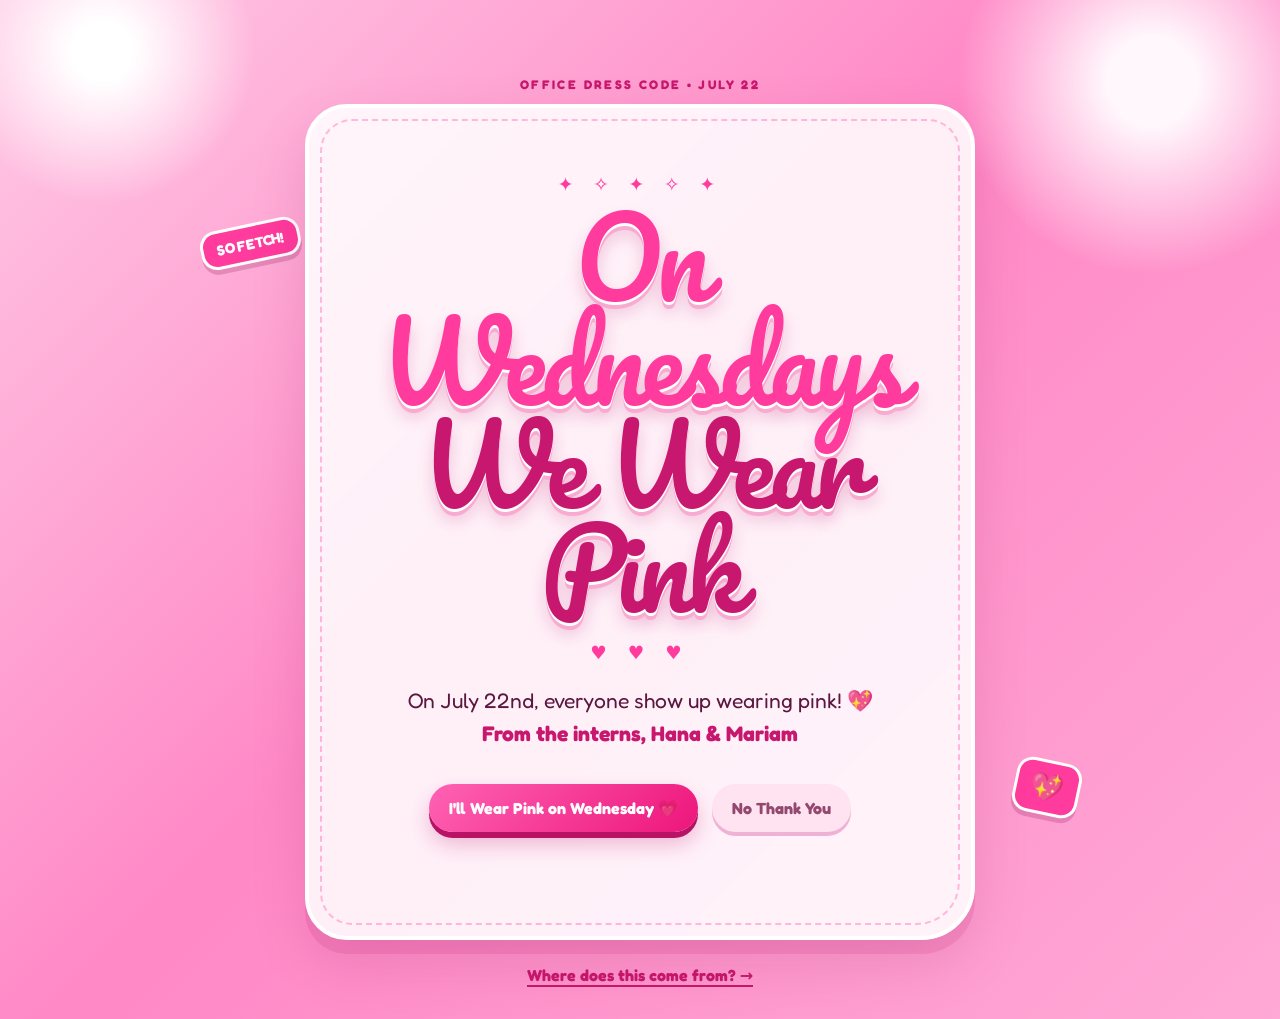
<file: index.html>
<!doctype html>
<html lang="en">
<head>
  <meta charset="UTF-8" />
  <meta name="viewport" content="width=device-width, initial-scale=1.0" />
  <meta name="description" content="Wear pink on July 22 — a Mean Girls-inspired office invite from Hana & Mariam." />
  <meta property="og:title" content="Wear Pink Wednesday 💗" />
  <meta property="og:description" content="On July 22, everyone show up wearing pink! A Mean Girls-inspired office invite." />
  <meta property="og:type" content="website" />
  <meta name="theme-color" content="#ff3b9d" />
  <title>Wear Pink Wednesday 💗</title>
  <link rel="icon" href="data:image/svg+xml,%3Csvg xmlns='http://www.w3.org/2000/svg' viewBox='0 0 100 100'%3E%3Ctext y='.9em' font-size='90'%3E💗%3C/text%3E%3C/svg%3E" />
  <link rel="preconnect" href="https://fonts.googleapis.com" />
  <link rel="preconnect" href="https://fonts.gstatic.com" crossorigin />
  <link href="https://fonts.googleapis.com/css2?family=Fredoka:wght@500;600;700&family=Pacifico&display=swap" rel="stylesheet" />
  <link rel="stylesheet" href="style.css" />
</head>
<body class="invite-page">
  <div class="confetti-field" aria-hidden="true"></div>
  <main class="invite-shell">
    <p class="eyebrow">OFFICE DRESS CODE • JULY 22</p>
    <div class="sticker sticker-left">SO FETCH!</div>
    <div class="sticker sticker-right">💖</div>
    <section class="hero-card" aria-labelledby="invite-title">
      <p class="tiny-sparkles">✦ ✧ ✦ ✧ ✦</p>
      <h1 id="invite-title">On Wednesdays<br><span>We Wear Pink</span></h1>
      <div class="heart-divider" aria-hidden="true">♥ ♥ ♥</div>
      <p class="invite-message">On July 22nd, everyone show up wearing pink! 💖<br><strong>From the interns, Hana &amp; Mariam</strong></p>
      <div class="actions">
        <button class="yes-button" id="yesButton">I'll Wear Pink on Wednesday 💗</button>
        <button class="no-button" id="noButton" aria-label="No thank you">No Thank You</button>
      </div>
      <p class="hint" id="hint" aria-live="polite"></p>
      <div class="success-message" id="successMessage" role="status" aria-live="polite" hidden>
        <span>✨</span> Yasss queen, see you in pink! <span>✨</span><small>Your calendar invite is downloading now.</small>
      </div>
    </section>
    <a class="origin-link" href="about.html">Where does this come from? <span>→</span></a>
  </main>
  <script src="script.js"></script>
</body>
</html>
</file>
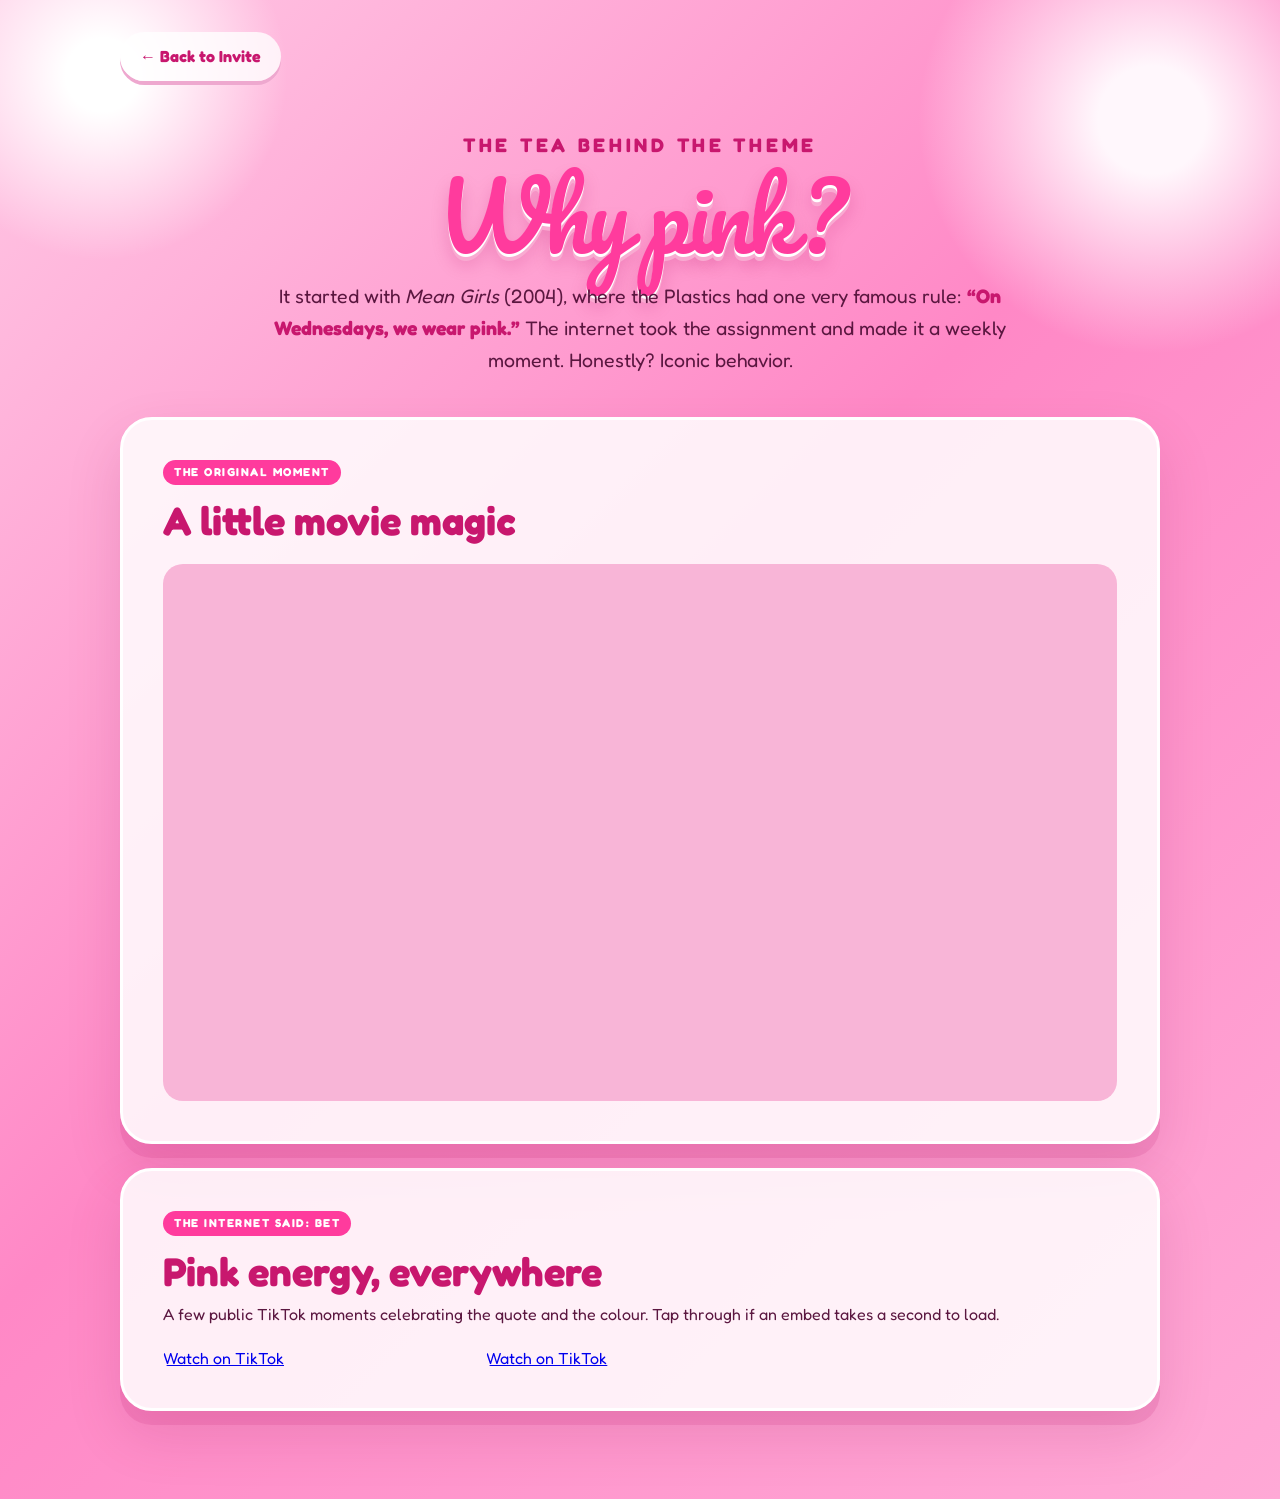
<file: about.html>
<!doctype html>
<html lang="en">
<head>
  <meta charset="UTF-8" />
  <meta name="viewport" content="width=device-width, initial-scale=1.0" />
  <meta name="description" content="The totally fetch origin of Wear Pink Wednesday." />
  <meta property="og:title" content="Wear Pink Wednesday 💗" />
  <meta property="og:description" content="The Mean Girls-inspired origin behind our July 22 pink office invite." />
  <meta name="theme-color" content="#ff3b9d" />
  <title>The Origin • Wear Pink Wednesday</title>
  <link rel="icon" href="data:image/svg+xml,%3Csvg xmlns='http://www.w3.org/2000/svg' viewBox='0 0 100 100'%3E%3Ctext y='.9em' font-size='90'%3E💗%3C/text%3E%3C/svg%3E" />
  <link rel="preconnect" href="https://fonts.googleapis.com" />
  <link rel="preconnect" href="https://fonts.gstatic.com" crossorigin />
  <link href="https://fonts.googleapis.com/css2?family=Fredoka:wght@500;600;700&family=Pacifico&display=swap" rel="stylesheet" />
  <link rel="stylesheet" href="style.css" />
</head>
<body class="about-page">
  <div class="confetti-field" aria-hidden="true"></div>
  <main class="about-shell">
    <a class="back-button" href="index.html">← Back to Invite</a>
    <header class="about-header">
      <p class="eyebrow">THE TEA BEHIND THE THEME</p>
      <h1>Why pink?</h1>
      <p>It started with <em>Mean Girls</em> (2004), where the Plastics had one very famous rule: <strong>“On Wednesdays, we wear pink.”</strong> The internet took the assignment and made it a weekly moment. Honestly? Iconic behavior.</p>
    </header>
    <section class="media-section" aria-labelledby="clip-heading">
      <div class="section-label">THE ORIGINAL MOMENT</div>
      <h2 id="clip-heading">A little movie magic</h2>
      <div class="video-wrap">
        <iframe src="https://www.youtube-nocookie.com/embed/iQkSdQn4_2s?rel=0" title="Mean Girls — On Wednesdays We Wear Pink" allow="accelerometer; autoplay; clipboard-write; encrypted-media; gyroscope; picture-in-picture; web-share" allowfullscreen></iframe>
      </div>
    </section>
    <section class="trend-section" aria-labelledby="trend-heading">
      <div class="section-label">THE INTERNET SAID: BET</div>
      <h2 id="trend-heading">Pink energy, everywhere</h2>
      <p class="trend-intro">A few public TikTok moments celebrating the quote and the colour. Tap through if an embed takes a second to load.</p>
      <div class="tiktok-grid">
        <blockquote class="tiktok-embed" cite="https://www.tiktok.com/@abi.am.lg.26/video/7556178021678353686" data-video-id="7556178021678353686" style="max-width:605px;min-width:325px"><section><a target="_blank" rel="noopener" href="https://www.tiktok.com/@abi.am.lg.26/video/7556178021678353686">Watch on TikTok</a></section></blockquote>
        <blockquote class="tiktok-embed" cite="https://www.tiktok.com/@bracee_proctor03/video/7556348340179324173" data-video-id="7556348340179324173" style="max-width:605px;min-width:325px"><section><a target="_blank" rel="noopener" href="https://www.tiktok.com/@bracee_proctor03/video/7556348340179324173">Watch on TikTok</a></section></blockquote>
      </div>
    </section>
  </main>
  <script async src="https://www.tiktok.com/embed.js"></script>
</body>
</html>
</file>
<file: style.css>
:root { --hot: #ff3b9d; --deep: #c8176e; --baby: #ffd6ec; --cream: #fff9fd; --ink: #5b1740; --shadow: 0 14px 0 rgba(181, 14, 96, .12), 0 24px 55px rgba(124, 12, 72, .14); }
* { box-sizing: border-box; }
html { min-height: 100%; background: #ffd8ed; }
body { margin: 0; min-width: 320px; min-height: 100vh; color: var(--ink); font-family: Fredoka, system-ui, sans-serif; overflow-x: hidden; background: radial-gradient(circle at 8% 5%, #fff 0 2%, transparent 10%), radial-gradient(circle at 90% 8%, #fff7fc 0 3%, transparent 13%), linear-gradient(135deg, #ffc9e5, #ff88c6 47%, #ffa9d6); }
body::before, body::after { content: ""; position: fixed; z-index: -1; border-radius: 50%; filter: blur(1px); opacity: .55; }
body::before { width: 39vw; height: 39vw; max-width: 460px; max-height: 460px; background: #fff6fc; top: -16vw; left: -12vw; }
body::after { width: 31vw; height: 31vw; max-width: 390px; max-height: 390px; background: #ed4ca3; bottom: -15vw; right: -9vw; }
.confetti-field { position: fixed; inset: 0; pointer-events: none; overflow: hidden; z-index: -1; }
.confetti-field i { position: absolute; top: -12vh; width: 10px; height: 16px; background: var(--hot); border-radius: 4px; animation: fall linear infinite; opacity: .75; }
.confetti-field i:nth-child(3n) { background: #fff; width: 8px; height: 8px; border-radius: 50%; }.confetti-field i:nth-child(4n) { background: #ffc400; transform: rotate(45deg); }.confetti-field i:nth-child(5n) { background: #b81574; }
@keyframes fall { to { transform: translate3d(var(--drift), 118vh, 0) rotate(560deg); } }
.invite-shell { min-height: 100vh; padding: clamp(2rem, 6vw, 5rem) 1.25rem 2rem; display: flex; flex-direction: column; align-items: center; justify-content: center; position: relative; }
.eyebrow { margin: 0 0 .75rem; font-size: .78rem; font-weight: 700; letter-spacing: .19em; color: var(--deep); text-align: center; }
.hero-card { width: min(670px, 100%); padding: clamp(2rem, 6vw, 4rem); text-align: center; background: rgba(255, 255, 255, .87); border: 4px solid #fff; border-radius: 42px 42px 54px 42px; box-shadow: var(--shadow); position: relative; backdrop-filter: blur(7px); }
.hero-card::before { content: ""; position: absolute; inset: 11px; border: 2px dashed rgba(255, 59, 157, .32); border-radius: 32px 32px 43px 32px; pointer-events: none; }
.tiny-sparkles { margin: 0; color: var(--hot); font-size: 1.2rem; letter-spacing: .45rem; animation: shimmer 2.2s ease-in-out infinite; }.hero-card h1, .about-header h1 { margin: .6rem 0 .3rem; color: var(--hot); font-family: Pacifico, cursive; font-weight: 400; line-height: .98; letter-spacing: -.04em; font-size: clamp(3.1rem, 10vw, 6.6rem); text-shadow: 0 3px 0 #fff, 0 7px 0 #f9aad1, 0 11px 17px rgba(181, 14, 96, .22); }.hero-card h1 span { color: var(--deep); }
.heart-divider { color: var(--hot); letter-spacing: .5rem; font-size: 1.15rem; margin: 1.35rem 0; }.invite-message { font-size: clamp(1.05rem, 2.6vw, 1.32rem); line-height: 1.55; margin: 0 auto; max-width: 470px; }.invite-message strong { color: var(--deep); }
.actions { margin-top: 1.75rem; display: flex; flex-wrap: wrap; align-items: center; justify-content: center; gap: .85rem; min-height: 60px; }.actions button, .back-button { border: 0; border-radius: 999px; padding: .9rem 1.25rem; font: 700 1rem Fredoka, sans-serif; cursor: pointer; transition: transform .2s, box-shadow .2s, opacity .2s; }.yes-button { color: white; background: linear-gradient(135deg, #ff62b4, #ed167b); box-shadow: 0 6px 0 #b81264, 0 12px 22px rgba(190, 18, 104, .28); }.yes-button:hover, .yes-button:focus-visible { transform: translateY(-3px) rotate(-1deg); box-shadow: 0 9px 0 #b81264, 0 15px 26px rgba(190, 18, 104, .28); }.yes-button:active { transform: translateY(4px); box-shadow: 0 2px 0 #b81264; }.no-button { color: #93486f; background: #ffe3f1; box-shadow: 0 4px 0 #efb2d4; }.hint { min-height: 1.2em; margin: 1rem 0 0; font-size: .92rem; color: var(--deep); }.success-message { margin: 1.25rem auto 0; padding: .9rem 1rem; color: #a70f5b; background: #ffe2f1; border-radius: 18px; font-size: 1.1rem; font-weight: 700; animation: pop .45s both; }.success-message small { display: block; margin-top: .24rem; font-size: .8rem; font-weight: 500; }.origin-link { margin: 1.6rem 0 0; color: var(--deep); font-weight: 700; text-decoration: none; border-bottom: 2px solid currentColor; }.origin-link span { display: inline-block; transition: transform .2s; }.origin-link:hover span { transform: translateX(5px); }.sticker { position: absolute; padding: .5rem .8rem; color: #fff; background: var(--hot); border: 3px solid #fff; border-radius: 16px; font-size: .9rem; font-weight: 700; box-shadow: 0 5px 0 rgba(133, 15, 80, .22); }.sticker-left { transform: rotate(-12deg); left: calc(50% - min(440px, 43vw)); top: 22%; }.sticker-right { font-size: 1.7rem; transform: rotate(12deg); right: calc(50% - min(440px, 43vw)); bottom: 20%; }
@keyframes shimmer { 50% { transform: scale(1.14) rotate(3deg); opacity: .62; } }@keyframes pop { 0% { transform: scale(.6); opacity: 0; } 70% { transform: scale(1.06); } 100% { transform: scale(1); opacity: 1; } }
.about-shell { width: min(1080px, 100%); margin: 0 auto; padding: 2rem 1.25rem 4rem; }.back-button { display: inline-block; color: var(--deep); background: rgba(255,255,255,.8); text-decoration: none; box-shadow: 0 4px 0 #eea8cf; }.back-button:hover { transform: translateY(-2px); }.about-header { max-width: 750px; margin: 3rem auto 2.5rem; text-align: center; }.about-header h1 { font-size: clamp(3.2rem, 9vw, 5.7rem); }.about-header p { margin: 1.25rem auto 0; font-size: clamp(1.05rem, 2vw, 1.22rem); line-height: 1.65; }.about-header strong { color: var(--deep); }.media-section, .trend-section { padding: clamp(1.35rem, 4vw, 2.5rem); margin: 1.5rem 0; background: rgba(255, 255, 255, .86); border: 3px solid #fff; border-radius: 32px; box-shadow: var(--shadow); }.section-label { display: inline-block; padding: .35rem .7rem; border-radius: 999px; color: #fff; background: var(--hot); font-size: .72rem; letter-spacing: .13em; font-weight: 700; }.media-section h2, .trend-section h2 { margin: .7rem 0 1.25rem; color: var(--deep); font-size: clamp(1.7rem, 4vw, 2.5rem); }.video-wrap { aspect-ratio: 16 / 9; overflow: hidden; border-radius: 20px; background: #f8b5d7; }.video-wrap iframe { width: 100%; height: 100%; border: 0; }.trend-intro { margin: -.7rem 0 1.5rem; }.tiktok-grid { display: grid; grid-template-columns: repeat(3, 1fr); gap: 1rem; align-items: start; }.tiktok-embed { margin: 0 !important; width: 100% !important; min-width: 0 !important; border-radius: 14px !important; overflow: hidden; }
@media (max-width: 720px) { .sticker { display: none; }.hero-card { border-radius: 31px; }.tiktok-grid { grid-template-columns: 1fr; justify-items: center; }.tiktok-embed { max-width: 605px !important; }.about-header { margin-top: 2.3rem; } }
@media (prefers-reduced-motion: reduce) { *, *::before, *::after { animation-duration: .01ms !important; animation-iteration-count: 1 !important; scroll-behavior: auto !important; } }
</file>
